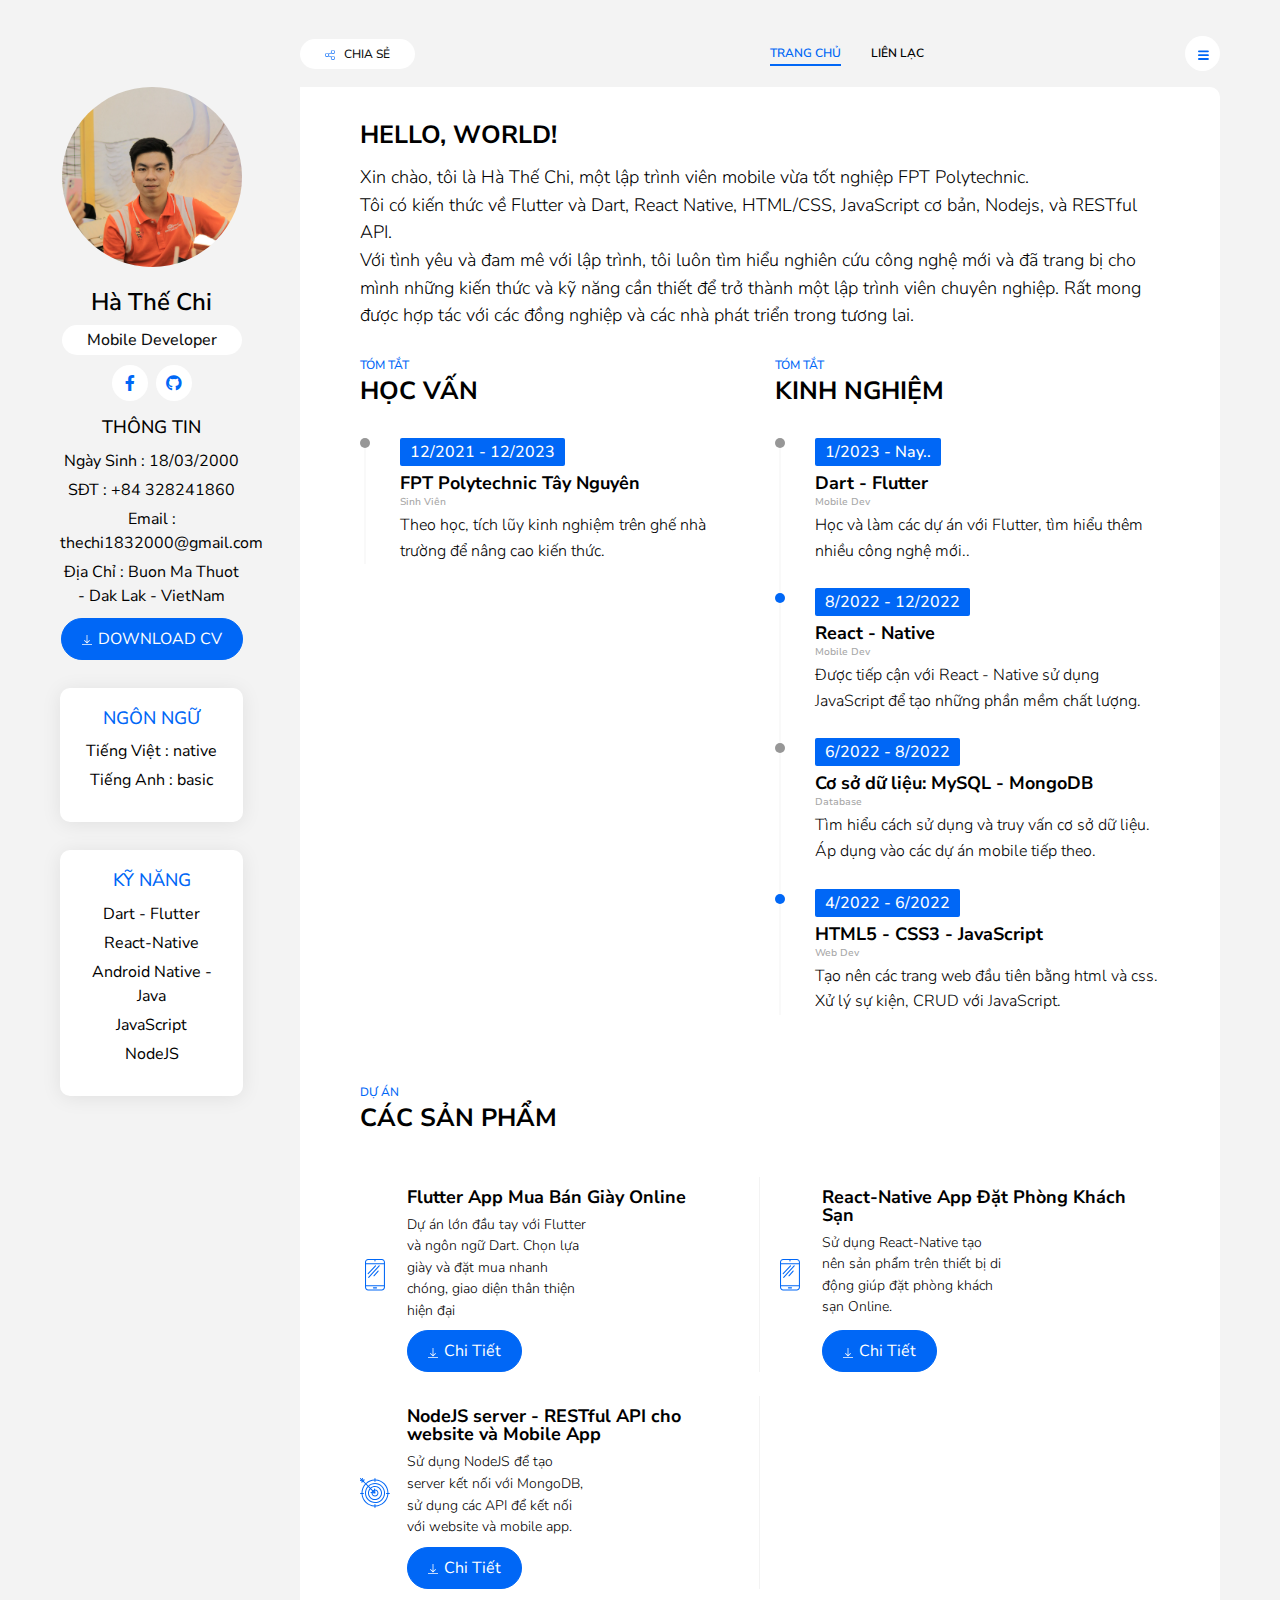
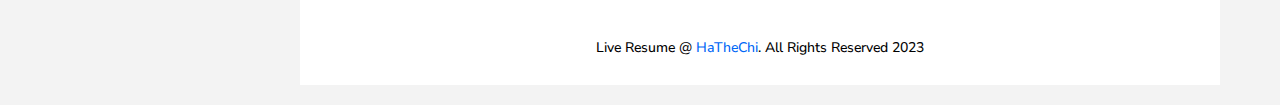
<file: index.html>
<!DOCTYPE html>
<html lang="en">

<head>
    <meta charset="UTF-8">
    <meta name="viewport" content="width=device-width, initial-scale=1.0">
    <meta http-equiv="X-UA-Compatible" content="ie=edge">
    <title>Hà Thế Chi</title>
    <link href="https://fonts.googleapis.com/css?family=Mukta:300,400,500,600,700&display=swap" rel="stylesheet">
    <link rel="preconnect" href="https://fonts.googleapis.com">
    <link rel="preconnect" href="https://fonts.gstatic.com" crossorigin>
    <link rel="preconnect" href="https://fonts.googleapis.com">
    <link rel="preconnect" href="https://fonts.gstatic.com" crossorigin>
    <link href="https://fonts.googleapis.com/css2?family=Nunito+Sans&display=swap" rel="stylesheet">
    <link rel="stylesheet" href="assets/vendors/@fortawesome/fontawesome-free/css/all.min.css">
    <link rel="stylesheet" href="assets/css/live-resume.css">
    <link rel="icon" href="assets/images/003-idea.svg">
</head>

<body>
    <header>
        <button class="btn btn-white btn-share ml-auto mr-3 ml-md-0 mr-md-auto"><img src="assets/images/share.svg"
                alt="share" class="btn-img">
            CHIA SẺ</button>
        <nav class="collapsible-nav" id="collapsible-nav">
            <a href="index.html" class="nav-link active">TRANG CHỦ</a>
            <!-- <a href="resume.html" class="nav-link">RESUME</a>
            <a href="portfolio.html" class="nav-link">PORTFOLIO</a>
            <a href="blog.html" class="nav-link">BLOG</a> -->
            <a href="contact.html" class="nav-link">LIÊN LẠC</a>
        </nav>
        <button class="btn btn-menu-toggle btn-white rounded-circle" data-toggle="collapsible-nav"
            data-target="collapsible-nav"><img src="assets/images/hamburger.svg" alt="hamburger"></button>
    </header>
    <div class="content-wrapper">
        <aside>
            <div class="profile-img-wrapper">
                <img src="assets/images/avatar.png" alt="profile">
            </div>
            <h1 class="profile-name">Hà Thế Chi</h1>
            <div class="text-center">
                <span class="badge badge-white badge-pill profile-designation">Mobile Developer</span>
            </div>
            <nav class="social-links">
                <a href="https://www.facebook.com/ha.t.chi.756" class="social-link"><i
                        class="fab fa-facebook-f"></i></a>
                <a href="https://github.com/hathechi" class="social-link"><i class="fab fa-github"></i></a>

            </nav>
            <div class="widget">
                <h5 class="widget-title">Thông tin</h5>
                <div class="widget-content">
                    <p>Ngày Sinh : 18/03/2000</p>
                    <p>SĐT : +84 328241860</p>
                    <p>Email : thechi1832000@gmail.com</p>
                    <p>Địa Chỉ : Buon Ma Thuot - Dak Lak - VietNam</p>
                    <button class="btn btn-download-cv btn-primary rounded-pill"> <img src="assets/images/download.svg"
                            alt="download" class="btn-img">DOWNLOAD CV </button>
                </div>
            </div>
            <div class="widget card">
                <div class="card-body">
                    <div class="widget-content">
                        <h5 class="widget-title card-title">NGÔN NGỮ</h5>
                        <p>Tiếng Việt : native</p>
                        <p>Tiếng Anh : basic</p>

                    </div>
                </div>
            </div>
            <div class="widget card">
                <div class="card-body">
                    <div class="widget-content">
                        <h5 class="widget-title card-title">KỸ NĂNG</h5>
                        <p>Dart - Flutter</p>
                        <p>React-Native</p>
                        <p>Android Native - Java</p>
                        <p>JavaScript</p>
                        <p>NodeJS</p>
                    </div>
                </div>
            </div>
        </aside>
        <main>
            <section class="intro-section">
                <h2 class="section-title">Hello, World!</h2>
                <p>Xin chào, tôi là Hà Thế Chi, một lập trình viên mobile vừa tốt nghiệp FPT Polytechnic. <br> Tôi có
                    kiến
                    thức về Flutter và Dart, React Native, HTML/CSS,
                    JavaScript cơ bản, Nodejs, và RESTful API. <br>
                    Với tình yêu và đam mê với lập trình, tôi luôn tìm hiểu nghiên
                    cứu công nghệ mới và đã trang bị cho mình những kiến
                    thức và kỹ năng cần thiết để trở thành một lập
                    trình viên chuyên nghiệp. Rất mong được hợp tác với các đồng nghiệp và các nhà phát triển trong
                    tương
                    lai.</p>
                <!-- <p>Hello, I'm Ha The Chi, a mobile programmer who has just graduated from FPT Polytechnic.<br> I have
                    knowledge of Flutter and
                    Dart, React Native, basic HTML/CSS, JavaScript, Node.js, and RESTful API.<br> With a love and
                    passion for programming, I
                    always seek to learn and research new technologies and have equipped myself with the necessary
                    knowledge and skills to
                    become a professional programmer. I look forward to collaborating with colleagues and developers in
                    the future.</p> -->
                <!-- <a href="#!" class="btn btn-primary btn-hire-me">HIRE ME</a>-->
            </section>
            <section class="resume-section">
                <div class="row">
                    <div class="col-lg-6">
                        <h6 class="section-subtitle">TÓM TẮT</h6>
                        <h2 class="section-title">HỌC VẤN</h2>
                        <ul class="time-line">
                            <li class="time-line-item">
                                <span class="badge badge-primary">12/2021 - 12/2023</span>
                                <h6 class="time-line-item-title">FPT Polytechnic Tây Nguyên</h6>
                                <p class="time-line-item-subtitle">Sinh Viên</p>
                                <p class="time-line-item-content">Theo học, tích lũy kinh nghiệm trên ghế nhà trường để
                                    nâng cao kiến thức.</p>
                            </li>
                            <!-- <li class="time-line-item">
                                <span class="badge badge-primary">1995 - 1998</span>
                                <h6 class="time-line-item-title">Studied at Harvard University</h6>
                                <p class="time-line-item-subtitle">UNIVERSITY</p>
                                <p class="time-line-item-content">Mauris magna sapien, pharetra consectetur fringilla
                                    vitae, interdum sed tortor.
                                </p>
                            </li> -->

                        </ul>
                    </div>
                    <!-- <li class="time-line-item">
                        <span class="badge badge-primary">12/2021 - 12/2023</span>
                        <h6 class="time-line-item-title">Mobile App Bán Giày Online</h6>
                        <p class="time-line-item-subtitle">Mobile Dev</p>
                        <p class="time-line-item-content">Dự án lớn đầu tay với Flutter và ngôn ngữ Dart. Chọn
                            lựa giày và đặt mua nhanh chóng, giao diện thân thiện hiện đại</p>
                    </li> -->
                    <div class="col-lg-6">
                        <h6 class="section-subtitle">TÓM TẮT</h6>
                        <h2 class="section-title">kinh nghiệm</h2>
                        <ul class="time-line">
                            <li class="time-line-item">
                                <span class="badge badge-primary">1/2023 - Nay..</span>
                                <h6 class="time-line-item-title">Dart - Flutter</h6>
                                <p class="time-line-item-subtitle">Mobile Dev</p>
                                <p class="time-line-item-content">Học và làm các dự án với Flutter, tìm hiểu thêm nhiều
                                    công nghệ mới..</p>
                            </li>
                            <li class="time-line-item">
                                <span class="badge badge-primary">8/2022 - 12/2022</span>
                                <h6 class="time-line-item-title">React - Native</h6>
                                <p class="time-line-item-subtitle">Mobile Dev</p>
                                <p class="time-line-item-content">Được tiếp cận với React - Native sử dụng JavaScript để
                                    tạo những phần mềm chất lượng.</p>
                            </li>
                            <li class="time-line-item">
                                <span class="badge badge-primary">6/2022 - 8/2022</span>
                                <h6 class="time-line-item-title">Cơ sở dữ liệu: MySQL - MongoDB</h6>
                                <p class="time-line-item-subtitle">Database</p>
                                <p class="time-line-item-content">Tìm hiểu cách sử dụng và truy vấn cơ sở dữ liệu. Áp
                                    dụng vào các dự án mobile tiếp theo.</p>
                            </li>
                            <li class="time-line-item">
                                <span class="badge badge-primary">4/2022 - 6/2022</span>
                                <h6 class="time-line-item-title">HTML5 - CSS3 - JavaScript</h6>
                                <p class="time-line-item-subtitle">Web Dev</p>
                                <p class="time-line-item-content">Tạo nên các trang web đầu tiên bằng html và css. Xử lý
                                    sự kiện, CRUD với JavaScript.
                                </p>
                            </li>

                        </ul>
                    </div>
                </div>
            </section>
            <section class="services-section">
                <h6 class="section-subtitle">DỰ ÁN </h6>
                <h2 class="section-title">Các sản phẩm</h2>
                <div class="row">
                    <div style="position: relative; margin: 12px 0px ;" class="media service-card col-lg-6">
                        <div class="service-icon">
                            <img src="assets/images/004-smartphone.svg" alt="target">
                        </div>
                        <div class="media-body">
                            <h5 class="service-title">Flutter App Mua Bán Giày Online</h5>
                            <p style="margin-bottom: 40px;" class="service-description">Dự án lớn đầu tay với Flutter và
                                ngôn ngữ Dart. Chọn
                                lựa giày và đặt mua nhanh chóng, giao diện thân thiện hiện đại</p>
                            <button style=" position: absolute; bottom: 0;"
                                class="btn btn-download-cv btn-primary rounded-pill"> <img
                                    src="assets/images/download.svg" alt="download" class="btn-img">Chi Tiết</button>
                        </div>

                    </div>
                    <div style="position: relative; margin: 12px 0px " class="media service-card col-lg-6">
                        <div class="service-icon">
                            <img src="assets/images/004-smartphone.svg" alt="bulb">
                        </div>
                        <div class="media-body">
                            <h5 class="service-title">React-Native App Đặt Phòng Khách Sạn</h5>
                            <p class="service-description">Sử dụng React-Native tạo nên sản phẩm trên thiết bị di động
                                giúp đặt phòng khách sạn Online.
                            </p>
                            <button style=" position: absolute; bottom: 0;"
                                class="btn btn-download-cv btn-primary rounded-pill"> <img
                                    src="assets/images/download.svg" alt="download" class="btn-img">Chi Tiết</button>
                        </div>

                    </div>
                    <div style="position: relative; margin: 12px 0px ;" class="media service-card col-lg-6">
                        <div class="service-icon">
                            <img src="assets/images/001-target.svg" alt="target">
                        </div>
                        <div class="media-body">
                            <h5 class="service-title">NodeJS server - RESTful API cho website và Mobile App</h5>
                            <p style="margin-bottom: 40px;" class="service-description">Sử dụng NodeJS để tạo server kết
                                nối với MongoDB, sử dụng các API để kết nối với website và mobile app.</p>
                            <button style=" position: absolute; bottom: 0;"
                                class="btn btn-download-cv btn-primary rounded-pill"> <img
                                    src="assets/images/download.svg" alt="download" class="btn-img">Chi Tiết</button>
                        </div>

                    </div>

                </div>
            </section>
            <!-- <section class="contact-section">
                <h2 class="section-title">GET IN TOUCH</h2>
                <p class="mb-4">If you’d like to talk about a project, our work or anything else then get in touch.</p>

                <div class="contact-cards-wrapper">
                    <div class="contact-card">
                        <h6 class="contact-card-title">CALL US</h6>
                        <p class="contact-card-content">+987 654 3210 , +987 654 3210</p>
                    </div>
                    <div class="contact-card">
                        <h6 class="contact-card-title">Email Us</h6>
                        <p class="contact-card-content">hello@liveresume.com</p>
                    </div>
                </div>

                <form action="#!" class="contact-form">
                    <div class="form-group form-group-name">
                        <label for="name" class="sr-only">Name</label>
                        <input type="text" name="name" id="name" class="form-control" placeholder="NAME">
                    </div>
                    <div class="form-group form-group-email">
                        <label for="email" class="sr-only">Email</label>
                        <input type="email" name="email" id="email" class="form-control" placeholder="EMAIL">
                    </div>
                    <div class="form-group">
                        <label for="message" class="sr-only">Message</label>
                        <textarea name="message" id="message" class="form-control" placeholder="MESSAGE"
                            rows="5"></textarea>
                    </div>
                    <button type="submit" class="btn btn-primary form-submit-btn">SEND MESSAGE</button>
                </form>

            </section> -->
            <!-- <section class="testimonial-section">
                <div id="testimonialCarousel" class="testimonial-carousel carousel slide" data-ride="carousel">
                    <div class="carousel-inner">
                        <div class="carousel-item active">
                            <p class="testimonial-content">Mauris magna sapien, pharetra consectetur fringilla vitae,
                                interdum sed tortor.</p>
                            <img src="assets/images/Profile.png" alt="profile" class="testimonial-img">
                            <p class="testimonial-name">Nout Golstein</p>
                        </div>
                        <div class="carousel-item">
                            <p class="testimonial-content">Mauris magna sapien, pharetra consectetur fringilla vitae,
                                interdum sed tortor.</p>
                            <img src="assets/images/Profile.png" alt="profile" class="testimonial-img">
                            <p class="testimonial-name">Nout Golstein</p>
                        </div>
                        <div class="carousel-item">
                            <p class="testimonial-content">Mauris magna sapien, pharetra consectetur fringilla vitae,
                                interdum sed tortor.</p>
                            <img src="assets/images/Profile.png" alt="profile" class="testimonial-img">
                            <p class="testimonial-name">Nout Golstein</p>
                        </div>
                    </div>
                    <ol class="carousel-indicators">
                        <li data-target="#testimonialCarousel" data-slide-to="0" class="active"></li>
                        <li data-target="#testimonialCarousel" data-slide-to="1"></li>
                        <li data-target="#testimonialCarousel" data-slide-to="2"></li>
                    </ol>
                </div>
            </section> -->

            <footer>Live Resume @ <a href="https://www.bootstrapdash.com" target="_blank"
                    rel="noopener noreferrer">HaTheChi</a>. All Rights Reserved 2023</footer>
        </main>
    </div>
    <script src="assets/vendors/jquery/dist/jquery.min.js"></script>
    <script src="assets/vendors/@popperjs/core/dist/umd/popper-base.min.js"></script>
    <script src="assets/vendors/bootstrap/dist/js/bootstrap.min.js"></script>
    <script src="assets/js/live-resume.js"></script>
</body>

</html>
</file>
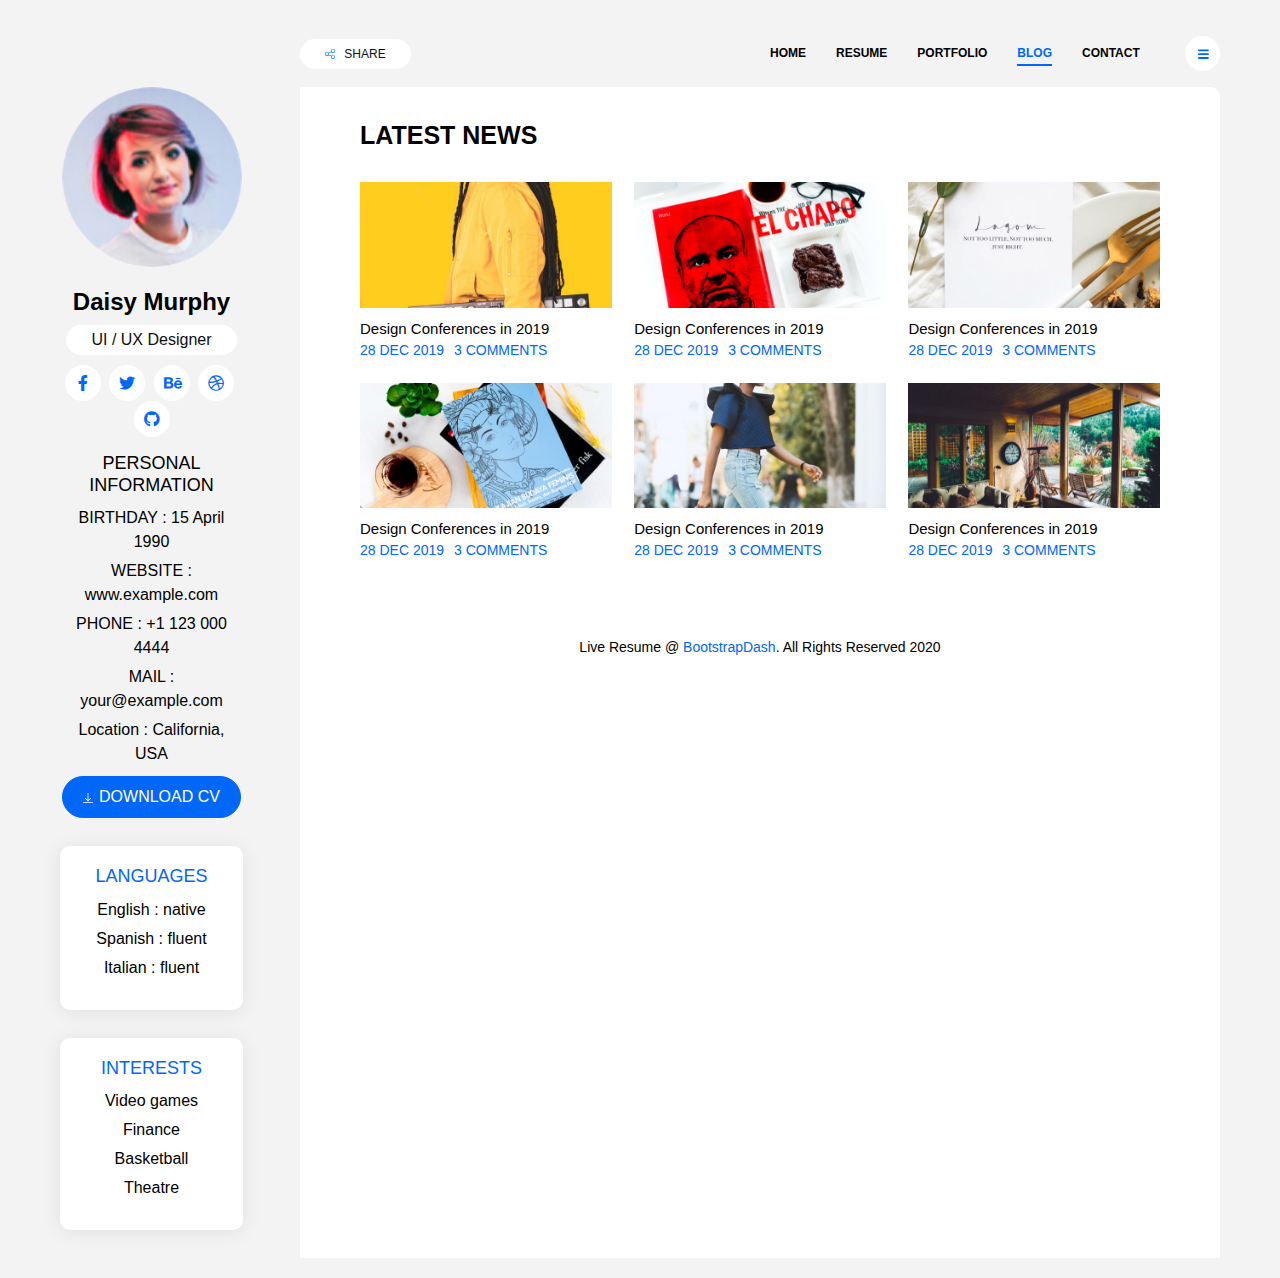
<file: blog.html>
<!DOCTYPE html>
<html lang="en">

<head>
    <meta charset="UTF-8">
    <meta name="viewport" content="width=device-width, initial-scale=1.0">
    <meta http-equiv="X-UA-Compatible" content="ie=edge">
    <title>Live Resume :: Portfolio</title>
    <link href="https://fonts.googleapis.com/css?family=Mukta:300,400,500,600,700&display=swap" rel="stylesheet">
    <link rel="stylesheet" href="assets/vendors/@fortawesome/fontawesome-free/css/all.min.css">
    <link rel="stylesheet" href="assets/css/live-resume.css">
</head>

<body>
    <header>
        <button class="btn btn-white btn-share ml-auto mr-3 ml-md-0 mr-md-auto"><img src="assets/images/share.svg"
                alt="share" class="btn-img">
            SHARE</button>
        <nav class="collapsible-nav" id="collapsible-nav">
            <a href="index.html" class="nav-link">HOME</a>
            <a href="resume.html" class="nav-link">RESUME</a>
            <a href="portfolio.html" class="nav-link">PORTFOLIO</a>
            <a href="blog.html" class="nav-link active">BLOG</a>
            <a href="contact.html" class="nav-link">CONTACT</a>
        </nav>
        <button class="btn btn-menu-toggle btn-white rounded-circle" data-toggle="collapsible-nav"
            data-target="collapsible-nav"><img src="assets/images/hamburger.svg" alt="hamburger"></button>
    </header>
    <div class="content-wrapper">
        <aside>
            <div class="profile-img-wrapper">
                <img src="assets/images/Profile.png" alt="profile">
            </div>
            <h1 class="profile-name">Daisy Murphy</h1>
            <div class="text-center">
                <span class="badge badge-white badge-pill profile-designation">UI / UX Designer</span>
            </div>
            <nav class="social-links">
                <a href="#!" class="social-link"><i class="fab fa-facebook-f"></i></a>
                <a href="#!" class="social-link"><i class="fab fa-twitter"></i></a>
                <a href="#!" class="social-link"><i class="fab fa-behance"></i></a>
                <a href="#!" class="social-link"><i class="fab fa-dribbble"></i></a>
                <a href="#!" class="social-link"><i class="fab fa-github"></i></a>
            </nav>
            <div class="widget">
                <h5 class="widget-title">personal information</h5>
                <div class="widget-content">
                    <p>BIRTHDAY : 15 April 1990</p>
                    <p>WEBSITE : www.example.com</p>
                    <p>PHONE : +1 123 000 4444</p>
                    <p>MAIL : your@example.com</p>
                    <p>Location : California, USA</p>
                    <button class="btn btn-download-cv btn-primary rounded-pill"> <img
                            src="assets/images/download.svg" alt="download" class="btn-img">DOWNLOAD CV </button>
                </div>
            </div>
            <div class="widget card">
                <div class="card-body">
                    <div class="widget-content">
                        <h5 class="widget-title card-title">LANGUAGES</h5>
                        <p>English : native</p>
                        <p>Spanish : fluent</p>
                        <p>Italian : fluent</p>
                    </div>
                </div>
            </div>
            <div class="widget card">
                <div class="card-body">
                    <div class="widget-content">
                        <h5 class="widget-title card-title">INTERESTS</h5>
                        <p>Video games</p>
                        <p>Finance</p>
                        <p>Basketball</p>
                        <p>Theatre</p>
                    </div>
                </div>
            </div>
        </aside>
        <main>
            <section class="blog-section">
                <h2 class="section-title">LATEST NEWS</h2>

                <div class="blog-posts-wrapper">
                    <article class="blog-post">
                        <a href="#!" class="blog-post-link">
                            <img src="assets/images/News_1.jpg" alt="news 1" class="blog-post-thumbnail">
                            <h5 class="blog-post-title">Design Conferences in 2019</h5>

                        </a>
                        <p class="blog-post-meta">
                            <span class="post-published-date">28 DEC 2019</span>
                            <a href="#!" class="post-comments">3 COMMENTS</a>
                        </p>
                    </article>
                    <article class="blog-post">
                        <a href="#!" class="blog-post-link">
                            <img src="assets/images/News_2.jpg" alt="news 2" class="blog-post-thumbnail">
                            <h5 class="blog-post-title">Design Conferences in 2019</h5>
                        </a>
                        <p class="blog-post-meta">
                            <span class="post-published-date">28 DEC 2019</span>
                            <a href="#!" class="post-comments">3 COMMENTS</a>
                        </p>
                    </article>
                    <article class="blog-post">
                        <a href="#!" class="blog-post-link">
                            <img src="assets/images/News_3.jpg" alt="news 3" class="blog-post-thumbnail">
                            <h5 class="blog-post-title">Design Conferences in 2019</h5>
                        </a>
                        <p class="blog-post-meta">
                            <span class="post-published-date">28 DEC 2019</span>
                            <a href="#!" class="post-comments">3 COMMENTS</a>
                        </p>
                    </article>
                    <article class="blog-post">
                        <a href="#!" class="blog-post-link">
                            <img src="assets/images/News_4.jpg" alt="news 4" class="blog-post-thumbnail">
                            <h5 class="blog-post-title">Design Conferences in 2019</h5>
                        </a>
                        <p class="blog-post-meta">
                            <span class="post-published-date">28 DEC 2019</span>
                            <a href="#!" class="post-comments">3 COMMENTS</a>
                        </p>
                    </article>
                    <article class="blog-post">
                        <a href="#!" class="blog-post-link">
                            <img src="assets/images/News_5.jpg" alt="news 5" class="blog-post-thumbnail">
                            <h5 class="blog-post-title">Design Conferences in 2019</h5>
                        </a>
                        <p class="blog-post-meta">
                            <span class="post-published-date">28 DEC 2019</span>
                            <a href="#!" class="post-comments">3 COMMENTS</a>
                        </p>
                    </article>
                    <article class="blog-post">
                        <a href="#!" class="blog-post-link">
                            <img src="assets/images/News_6.jpg" alt="news 6" class="blog-post-thumbnail">
                            <h5 class="blog-post-title">Design Conferences in 2019</h5>
                        </a>
                        <p class="blog-post-meta">
                            <span class="post-published-date">28 DEC 2019</span>
                            <a href="#!" class="post-comments">3 COMMENTS</a>
                        </p>
                    </article>
                </div>
            </section>
            <footer>Live Resume @ <a href="https://www.bootstrapdash.com" target="_blank" rel="noopener noreferrer">BootstrapDash</a>. All Rights Reserved 2020</footer>
        </main>
    </div>
    <script src="assets/vendors/jquery/dist/jquery.min.js"></script>
    <script src="assets/vendors/@popperjs/core/dist/umd/popper-base.min.js"></script>
    <script src="assets/vendors/bootstrap/dist/js/bootstrap.min.js"></script>
    <script src="assets/vendors/entry/jq.entry.min.js"></script>
    <script src="assets/js/live-resume.js"></script>
</body>

</html>
</file>
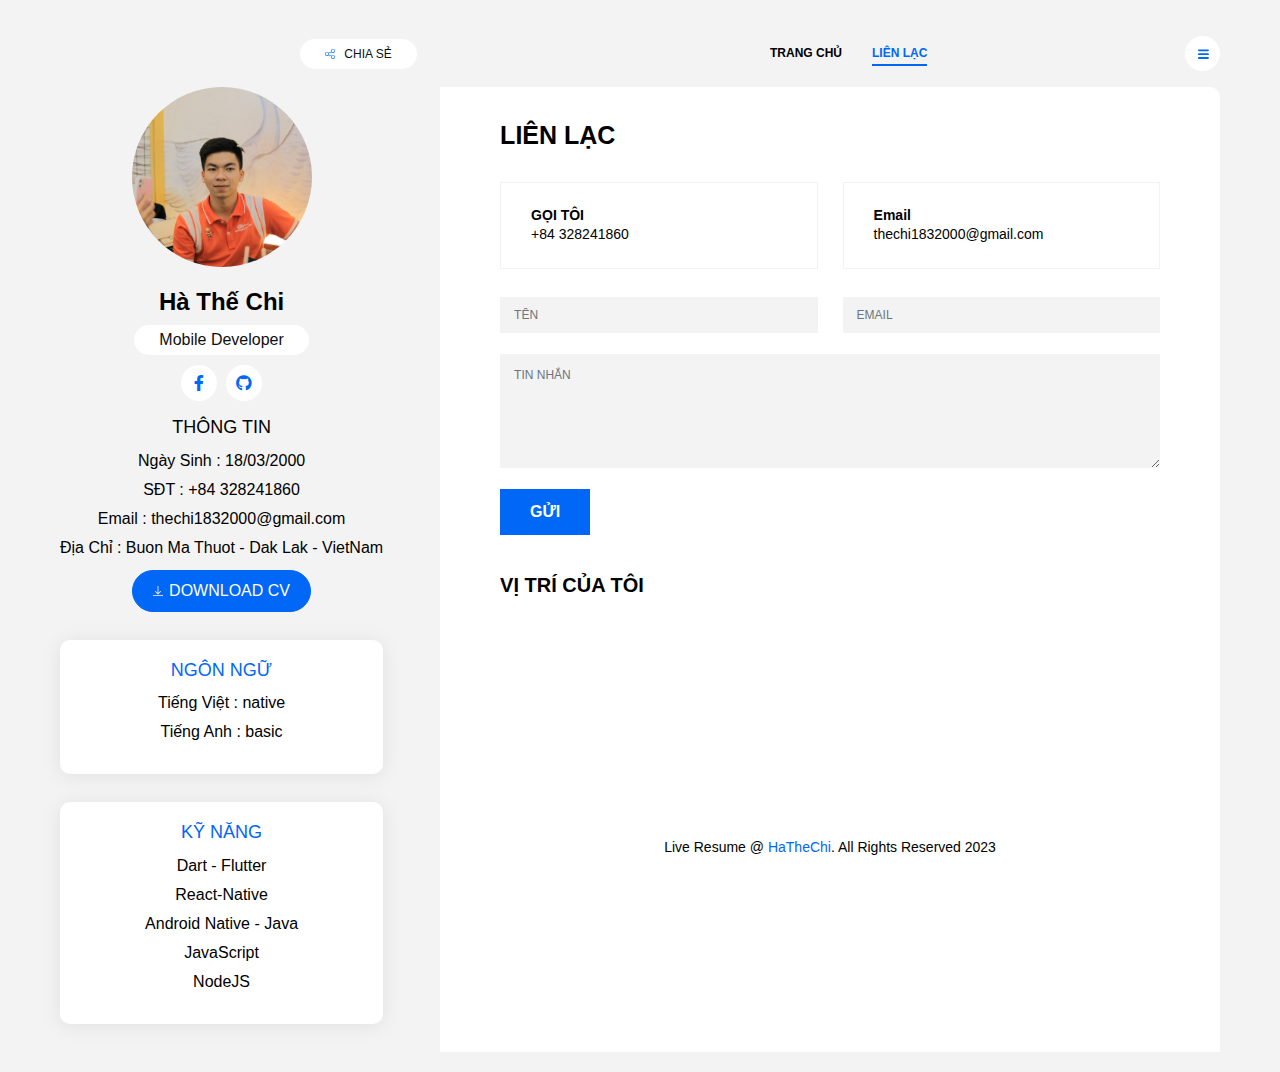
<file: contact.html>
<!DOCTYPE html>
<html lang="en">

<head>
    <meta charset="UTF-8">
    <meta name="viewport" content="width=device-width, initial-scale=1.0">
    <meta http-equiv="X-UA-Compatible" content="ie=edge">
    <title>Hà Thế Chi</title>
    <link rel="icon" href="assets/images/003-idea.svg">
    <link href="https://fonts.googleapis.com/css?family=Mukta:300,400,500,600,700&display=swap" rel="stylesheet">
    <link rel="stylesheet" href="assets/vendors/@fortawesome/fontawesome-free/css/all.min.css">
    <link rel="stylesheet" href="assets/css/live-resume.css">
</head>

<body>
    <header>
        <button class="btn btn-white btn-share ml-auto mr-3 ml-md-0 mr-md-auto"><img src="assets/images/share.svg"
                alt="share" class="btn-img">
            CHIA SẺ</button>
        <nav class="collapsible-nav" id="collapsible-nav">
            <a href="index.html" class="nav-link">TRANG CHỦ</a>
            <!-- <a href="resume.html" class="nav-link">RESUME</a>
            <a href="portfolio.html" class="nav-link">PORTFOLIO</a>
            <a href="blog.html" class="nav-link">BLOG</a> -->
            <a href="contact.html" class="nav-link active">LIÊN LẠC</a>
        </nav>
        <button class="btn btn-menu-toggle btn-white rounded-circle" data-toggle="collapsible-nav"
            data-target="collapsible-nav"><img src="assets/images/hamburger.svg" alt="hamburger"></button>
    </header>
    <div class="content-wrapper">
        <aside>
            <div class="profile-img-wrapper">
                <img src="assets/images/avatar.png" alt="profile">
            </div>
            <h1 class="profile-name">Hà Thế Chi</h1>
            <div class="text-center">
                <span class="badge badge-white badge-pill profile-designation">Mobile Developer</span>
            </div>
            <nav class="social-links">
                <a href="https://www.facebook.com/ha.t.chi.756" class="social-link"><i
                        class="fab fa-facebook-f"></i></a>
                <a href="https://github.com/hathechi" class="social-link"><i class="fab fa-github"></i></a>

            </nav>
            <div class="widget">
                <h5 class="widget-title">Thông tin</h5>
                <div class="widget-content">
                    <p>Ngày Sinh : 18/03/2000</p>
                    <p>SĐT : +84 328241860</p>
                    <p>Email : thechi1832000@gmail.com</p>
                    <p>Địa Chỉ : Buon Ma Thuot - Dak Lak - VietNam</p>
                    <button class="btn btn-download-cv btn-primary rounded-pill"> <img src="assets/images/download.svg"
                            alt="download" class="btn-img">DOWNLOAD CV </button>
                </div>
            </div>
            <div class="widget card">
                <div class="card-body">
                    <div class="widget-content">
                        <h5 class="widget-title card-title">NGÔN NGỮ</h5>
                        <p>Tiếng Việt : native</p>
                        <p>Tiếng Anh : basic</p>

                    </div>
                </div>
            </div>
            <div class="widget card">
                <div class="card-body">
                    <div class="widget-content">
                        <h5 class="widget-title card-title">KỸ NĂNG</h5>
                        <p>Dart - Flutter</p>
                        <p>React-Native</p>
                        <p>Android Native - Java</p>
                        <p>JavaScript</p>
                        <p>NodeJS</p>
                    </div>
                </div>
            </div>
        </aside>
        <main>
            <section class="contact-section">
                <h2 class="section-title">LIÊN LẠC</h2>
                <div class="contact-cards-wrapper">
                    <div class="contact-card">
                        <h6 class="contact-card-title">GỌI TÔI</h6>
                        <p class="contact-card-content">+84 328241860</p>
                    </div>
                    <div class="contact-card">
                        <h6 class="contact-card-title">Email</h6>
                        <p class="contact-card-content">thechi1832000@gmail.com</p>
                    </div>
                </div>

                <form action="#!" class="contact-form">
                    <div class="form-group form-group-name">
                        <label for="name" class="sr-only">Tên</label>
                        <input type="text" name="name" id="name" class="form-control" placeholder="TÊN">
                    </div>
                    <div class="form-group form-group-email">
                        <label for="email" class="sr-only">Email</label>
                        <input type="email" name="email" id="email" class="form-control" placeholder="EMAIL">
                    </div>
                    <div class="form-group">
                        <label for="message" class="sr-only">Tin Nhắn</label>
                        <textarea name="message" id="message" class="form-control" placeholder="TIN NHẮN"
                            rows="5"></textarea>
                    </div>
                    <button type="submit" class="btn btn-primary form-submit-btn">GỬI</button>
                </form>

            </section>
            <section class="location-section">
                <h5 class="section-title">Vị Trí Của Tôi</h5>

                <div class="map-wrapper embed-responsive embed-responsive-16by9">
                    <iframe
                        src="https://www.google.com/maps/embed?pb=!1m10!1m8!1m3!1d7784.182964691186!2d108.06601909999999!3d12.7074518!3m2!1i1024!2i768!4f13.1!5e0!3m2!1svi!2s!4v1683882025059!5m2!1svi!2s"
                        width="600" height="450" style="border:0;" allowfullscreen="" loading="lazy"
                        referrerpolicy="no-referrer-when-downgrade"></iframe>
                </div>
            </section>
            <footer>Live Resume @ <a href="https://www.bootstrapdash.com" target="_blank"
                    rel="noopener noreferrer">HaTheChi</a>. All Rights Reserved 2023</footer>
        </main>
    </div>
    <script src="assets/vendors/jquery/dist/jquery.min.js"></script>
    <script src="assets/vendors/@popperjs/core/dist/umd/popper-base.min.js"></script>
    <script src="assets/vendors/bootstrap/dist/js/bootstrap.min.js"></script>
    <script src="assets/vendors/entry/jq.entry.min.js"></script>
    <script src="assets/js/live-resume.js"></script>
</body>

</html>
</file>
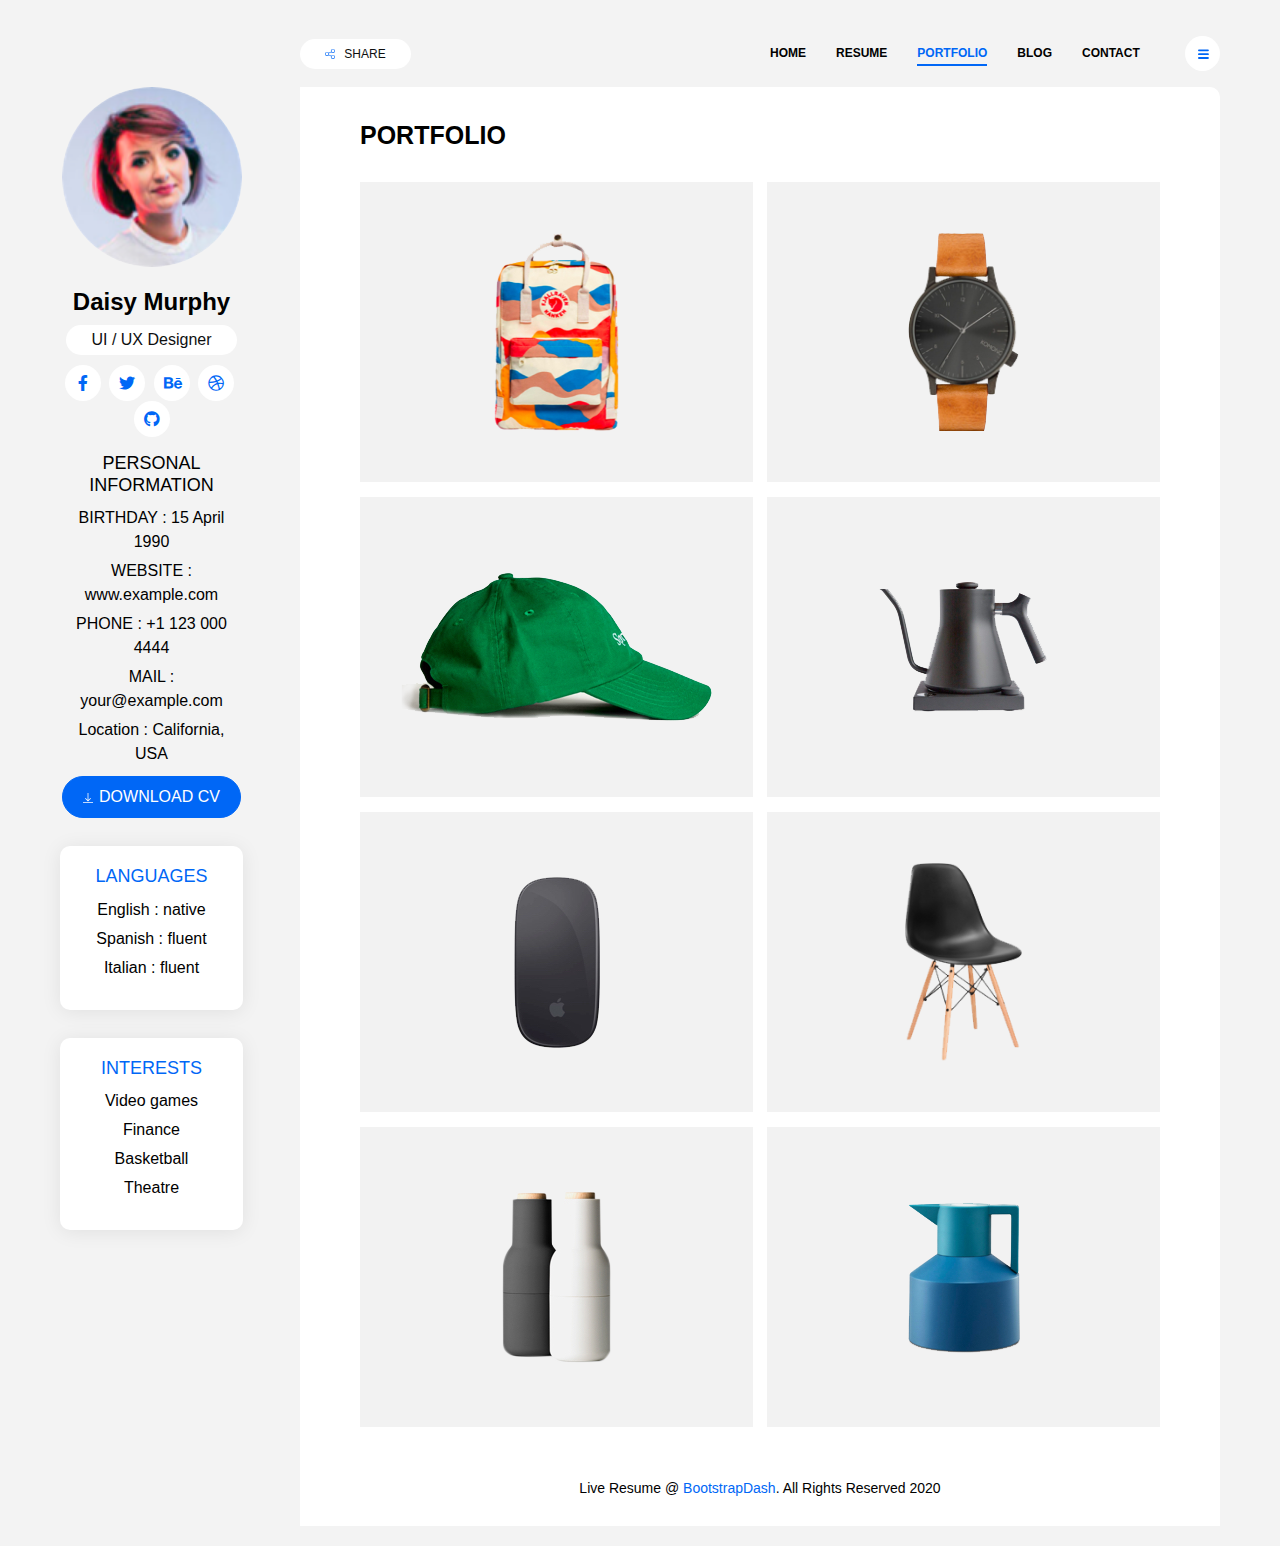
<file: portfolio.html>
<!DOCTYPE html>
<html lang="en">

<head>
    <meta charset="UTF-8">
    <meta name="viewport" content="width=device-width, initial-scale=1.0">
    <meta http-equiv="X-UA-Compatible" content="ie=edge">
    <title>Live Resume :: Portfolio</title>
    <link href="https://fonts.googleapis.com/css?family=Mukta:300,400,500,600,700&display=swap" rel="stylesheet">
    <link rel="stylesheet" href="assets/vendors/@fortawesome/fontawesome-free/css/all.min.css">
    <link rel="stylesheet" href="assets/css/live-resume.css">
</head>

<body>
    <header>
        <button class="btn btn-white btn-share ml-auto mr-3 ml-md-0 mr-md-auto"><img src="assets/images/share.svg" alt="share" class="btn-img">
            SHARE</button>
        <nav class="collapsible-nav" id="collapsible-nav">
            <a href="index.html" class="nav-link">HOME</a>
            <a href="resume.html" class="nav-link">RESUME</a>
            <a href="portfolio.html" class="nav-link active">PORTFOLIO</a>
            <a href="blog.html" class="nav-link">BLOG</a>
            <a href="contact.html" class="nav-link">CONTACT</a>
        </nav>
        <button class="btn btn-menu-toggle btn-white rounded-circle" data-toggle="collapsible-nav"
            data-target="collapsible-nav"><img src="assets/images/hamburger.svg" alt="hamburger"></button>
    </header>
    <div class="content-wrapper">
        <aside>
            <div class="profile-img-wrapper">
                <img src="assets/images/Profile.png" alt="profile">
            </div>
            <h1 class="profile-name">Daisy Murphy</h1>
            <div class="text-center">
                <span class="badge badge-white badge-pill profile-designation">UI / UX Designer</span>
            </div>
            <nav class="social-links">
                <a href="#!" class="social-link"><i class="fab fa-facebook-f"></i></a>
                <a href="#!" class="social-link"><i class="fab fa-twitter"></i></a>
                <a href="#!" class="social-link"><i class="fab fa-behance"></i></a>
                <a href="#!" class="social-link"><i class="fab fa-dribbble"></i></a>
                <a href="#!" class="social-link"><i class="fab fa-github"></i></a>
            </nav>
            <div class="widget">
                <h5 class="widget-title">personal information</h5>
                <div class="widget-content">
                    <p>BIRTHDAY : 15 April 1990</p>
                    <p>WEBSITE : www.example.com</p>
                    <p>PHONE : +1 123 000 4444</p>
                    <p>MAIL : your@example.com</p>
                    <p>Location : California, USA</p>
                    <button class="btn btn-download-cv btn-primary rounded-pill"> <img src="assets/images/download.svg" alt="download"
                        class="btn-img">DOWNLOAD CV </button>
                </div>
            </div>
            <div class="widget card">
                <div class="card-body">
                    <div class="widget-content">
                        <h5 class="widget-title card-title">LANGUAGES</h5>
                        <p>English : native</p>
                        <p>Spanish : fluent</p>
                        <p>Italian : fluent</p>
                    </div>
                </div>
            </div>
            <div class="widget card">
                <div class="card-body">
                    <div class="widget-content">
                        <h5 class="widget-title card-title">INTERESTS</h5>
                        <p>Video games</p>
                        <p>Finance</p>
                        <p>Basketball</p>
                        <p>Theatre</p>
                    </div>
                </div>
            </div>
        </aside>
        <main>
            <section class="portfolio-section">
                <h2 class="section-title">PORTFOLIO</h2>
                
                <div class="portfolio-wrapper">
                    <figure class="portfolio-item hover-box">
                        <img src="assets/images/img_1.png" alt="project" class="portfolio-item-img">
                        <figcaption class="portfolio-item-details overlay">
                            <h5 class="portfolio-item-title">PROJECT 01</h5>
                            <p class="portfolio-item-description">Branding, Photography</p>
                        </figcaption>
                    </figure>
                    <figure class="portfolio-item hover-box">
                        <img src="assets/images/img_2.png" alt="project" class="portfolio-item-img">
                        <figcaption class="portfolio-item-details overlay">
                            <h5 class="portfolio-item-title">PROJECT 02</h5>
                            <p class="portfolio-item-description">Branding, Photography</p>
                        </figcaption>
                    </figure>
                    <figure class="portfolio-item hover-box">
                        <img src="assets/images/img_3.png" alt="project" class="portfolio-item-img">
                        <figcaption class="portfolio-item-details overlay">
                            <h5 class="portfolio-item-title">PROJECT 03</h5>
                            <p class="portfolio-item-description">Branding, Photography</p>
                        </figcaption>
                    </figure>
                    <figure class="portfolio-item hover-box">
                        <img src="assets/images/img_4.png" alt="project" class="portfolio-item-img">
                        <figcaption class="portfolio-item-details overlay">
                            <h5 class="portfolio-item-title">PROJECT 04</h5>
                            <p class="portfolio-item-description">Branding, Photography</p>
                        </figcaption>
                    </figure>
                    <figure class="portfolio-item hover-box">
                        <img src="assets/images/img_5.png" alt="project" class="portfolio-item-img">
                        <figcaption class="portfolio-item-details overlay">
                            <h5 class="portfolio-item-title">PROJECT 05</h5>
                            <p class="portfolio-item-description">Branding, Photography</p>
                        </figcaption>
                    </figure>
                    <figure class="portfolio-item hover-box">
                        <img src="assets/images/img_6.png" alt="project" class="portfolio-item-img">
                        <figcaption class="portfolio-item-details overlay">
                            <h5 class="portfolio-item-title">PROJECT 06</h5>
                            <p class="portfolio-item-description">Branding, Photography</p>
                        </figcaption>
                    </figure>
                    <figure class="portfolio-item hover-box">
                        <img src="assets/images/img_7.png" alt="project" class="portfolio-item-img">
                        <figcaption class="portfolio-item-details overlay">
                            <h5 class="portfolio-item-title">PROJECT 07</h5>
                            <p class="portfolio-item-description">Branding, Photography</p>
                        </figcaption>
                    </figure>
                    <figure class="portfolio-item hover-box">
                        <img src="assets/images/img_8.png" alt="project" class="portfolio-item-img">
                        <figcaption class="portfolio-item-details overlay">
                            <h5 class="portfolio-item-title">PROJECT 08</h5>
                            <p class="portfolio-item-description">Branding, Photography</p>
                        </figcaption>
                    </figure>
                </div>

            </section>
            <footer>Live Resume @ <a href="https://www.bootstrapdash.com" target="_blank" rel="noopener noreferrer">BootstrapDash</a>. All Rights Reserved 2020</footer>
        </main>
    </div>
    <script src="assets/vendors/jquery/dist/jquery.min.js"></script>
    <script src="assets/vendors/@popperjs/core/dist/umd/popper-base.min.js"></script>
    <script src="assets/vendors/bootstrap/dist/js/bootstrap.min.js"></script>
    <script src="assets/vendors/entry/jq.entry.min.js"></script>
    <script src="assets/js/live-resume.js"></script>
</body>

</html>
</file>
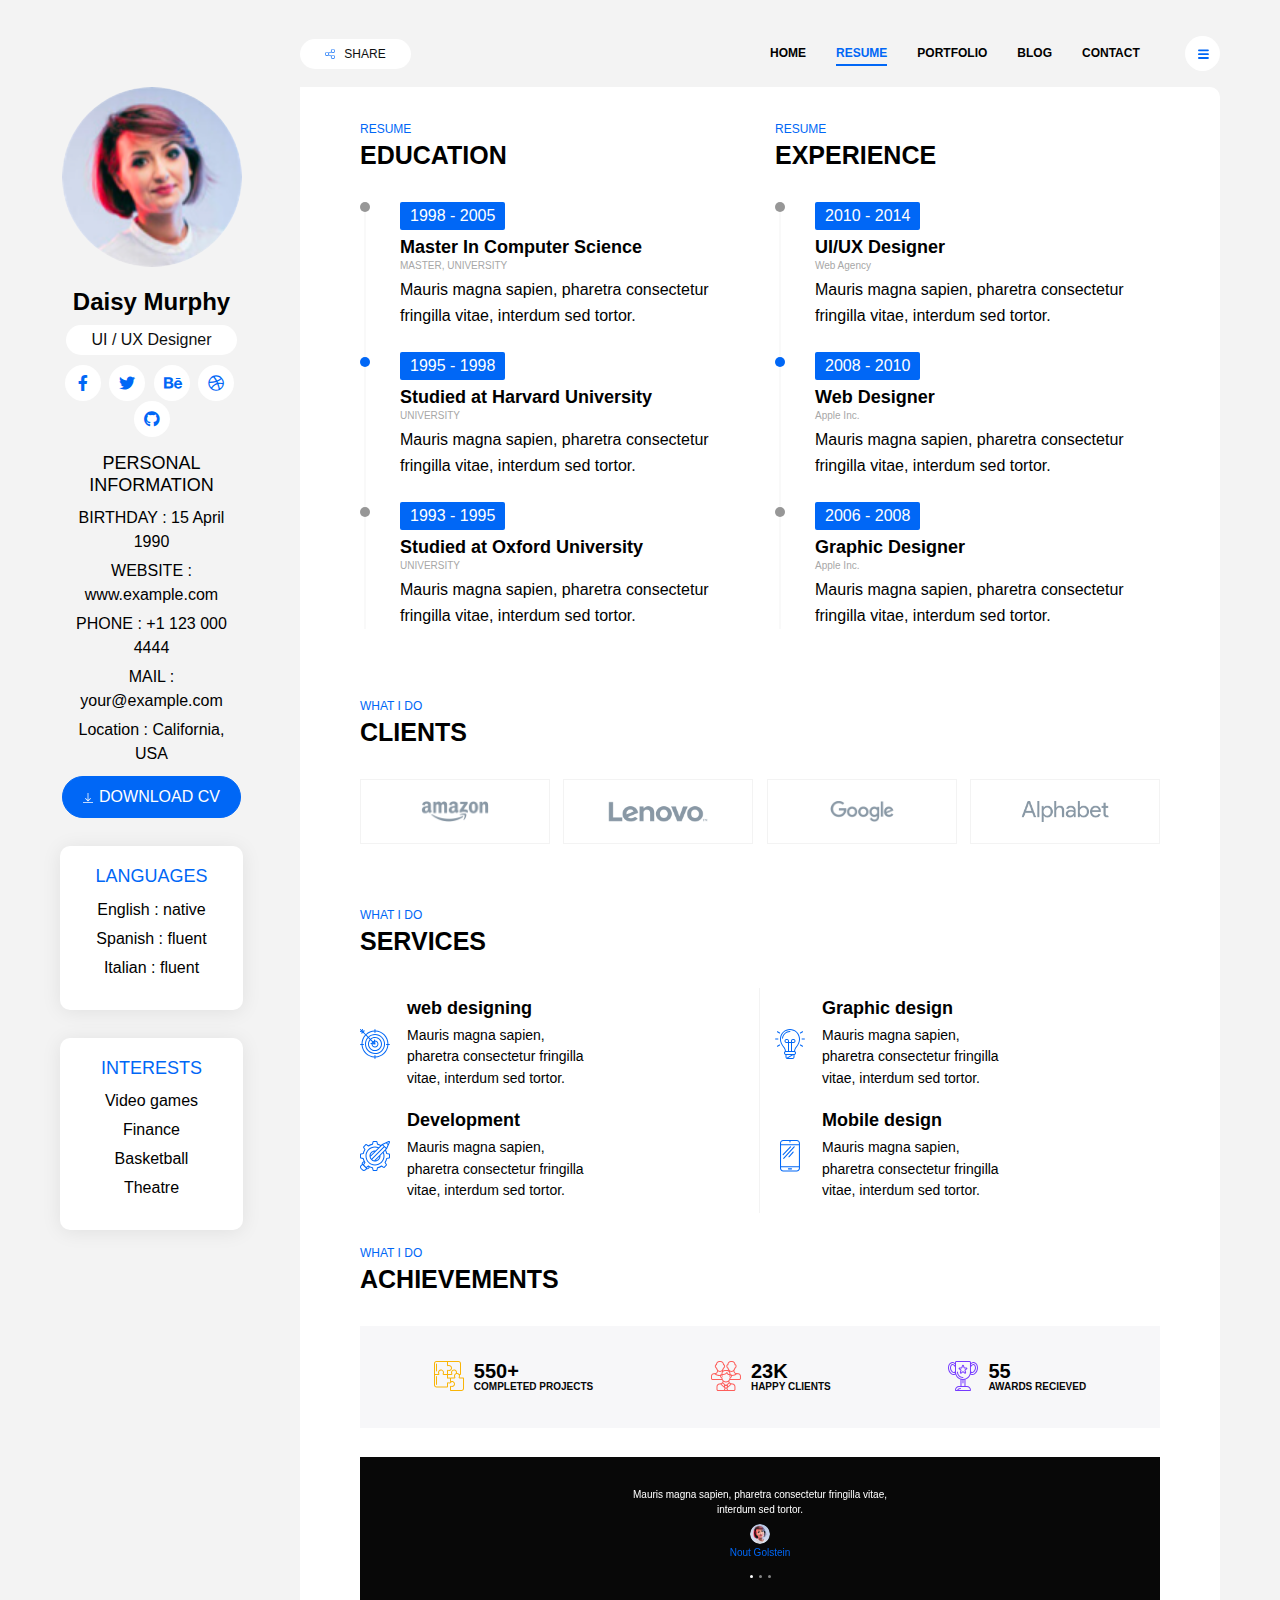
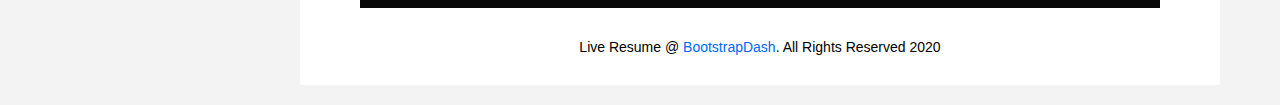
<file: resume.html>
<!DOCTYPE html>
<html lang="en">

<head>
    <meta charset="UTF-8">
    <meta name="viewport" content="width=device-width, initial-scale=1.0">
    <meta http-equiv="X-UA-Compatible" content="ie=edge">
    <title>Live Resume :: Resume</title>
    <link href="https://fonts.googleapis.com/css?family=Mukta:300,400,500,600,700&display=swap" rel="stylesheet">
    <link rel="stylesheet" href="assets/vendors/@fortawesome/fontawesome-free/css/all.min.css">
    <link rel="stylesheet" href="assets/css/live-resume.css">
</head>

<body>
    <header>
        <button class="btn btn-white btn-share ml-auto mr-3 ml-md-0 mr-md-auto"><img src="assets/images/share.svg" alt="share" class="btn-img">
            SHARE</button>
        <nav class="collapsible-nav" id="collapsible-nav">
            <a href="index.html" class="nav-link">HOME</a>
            <a href="resume.html" class="nav-link active">RESUME</a>
            <a href="portfolio.html" class="nav-link">PORTFOLIO</a>
            <a href="blog.html" class="nav-link">BLOG</a>
            <a href="contact.html" class="nav-link">CONTACT</a>
        </nav>
        <button class="btn btn-menu-toggle btn-white rounded-circle" data-toggle="collapsible-nav"
            data-target="collapsible-nav"><img src="assets/images/hamburger.svg" alt="hamburger"></button>
    </header>
    <div class="content-wrapper">
        <aside>
            <div class="profile-img-wrapper">
                <img src="assets/images/Profile.png" alt="profile">
            </div>
            <h1 class="profile-name">Daisy Murphy</h1>
            <div class="text-center">
                <span class="badge badge-white badge-pill profile-designation">UI / UX Designer</span>
            </div>
            <nav class="social-links">
                <a href="#!" class="social-link"><i class="fab fa-facebook-f"></i></a>
                <a href="#!" class="social-link"><i class="fab fa-twitter"></i></a>
                <a href="#!" class="social-link"><i class="fab fa-behance"></i></a>
                <a href="#!" class="social-link"><i class="fab fa-dribbble"></i></a>
                <a href="#!" class="social-link"><i class="fab fa-github"></i></a>
            </nav>
            <div class="widget">
                <h5 class="widget-title">personal information</h5>
                <div class="widget-content">
                    <p>BIRTHDAY : 15 April 1990</p>
                    <p>WEBSITE : www.example.com</p>
                    <p>PHONE : +1 123 000 4444</p>
                    <p>MAIL : your@example.com</p>
                    <p>Location : California, USA</p>
                    <button class="btn btn-download-cv btn-primary rounded-pill"> <img src="assets/images/download.svg" alt="download"
                        class="btn-img">DOWNLOAD CV </button>
                </div>
            </div>
            <div class="widget card">
                <div class="card-body">
                    <div class="widget-content">
                        <h5 class="widget-title card-title">LANGUAGES</h5>
                        <p>English : native</p>
                        <p>Spanish : fluent</p>
                        <p>Italian : fluent</p>
                    </div>
                </div>
            </div>
            <div class="widget card">
                <div class="card-body">
                    <div class="widget-content">
                        <h5 class="widget-title card-title">INTERESTS</h5>
                        <p>Video games</p>
                        <p>Finance</p>
                        <p>Basketball</p>
                        <p>Theatre</p>
                    </div>
                </div>
            </div>
        </aside>
        <main>
            <section class="resume-section">
                <div class="row">
                    <div class="col-lg-6">
                        <h6 class="section-subtitle">RESUME</h6>
                        <h2 class="section-title">EDUCATION</h2>
                        <ul class="time-line">
                            <li class="time-line-item">
                                <span class="badge badge-primary">1998 - 2005</span>
                                <h6 class="time-line-item-title">Master In Computer Science</h6>
                                <p class="time-line-item-subtitle">MASTER, UNIVERSITY</p>
                                <p class="time-line-item-content">Mauris magna sapien, pharetra consectetur fringilla
                                    vitae, interdum sed tortor.</p>
                            </li>
                            <li class="time-line-item">
                                <span class="badge badge-primary">1995 - 1998</span>
                                <h6 class="time-line-item-title">Studied at Harvard University</h6>
                                <p class="time-line-item-subtitle">UNIVERSITY</p>
                                <p class="time-line-item-content">Mauris magna sapien, pharetra consectetur fringilla
                                    vitae, interdum sed tortor.
                                </p>
                            </li>
                            <li class="time-line-item">
                                <span class="badge badge-primary">1993 - 1995</span>
                                <h6 class="time-line-item-title">Studied at Oxford University</h6>
                                <p class="time-line-item-subtitle">UNIVERSITY</p>
                                <p class="time-line-item-content">Mauris magna sapien, pharetra consectetur fringilla
                                    vitae, interdum sed tortor.
                                </p>
                            </li>
                        </ul>
                    </div>
                    <div class="col-lg-6">
                        <h6 class="section-subtitle">RESUME</h6>
                        <h2 class="section-title">Experience</h2>
                        <ul class="time-line">
                            <li class="time-line-item">
                                <span class="badge badge-primary">2010 - 2014</span>
                                <h6 class="time-line-item-title">UI/UX Designer</h6>
                                <p class="time-line-item-subtitle">Web Agency</p>
                                <p class="time-line-item-content">Mauris magna sapien, pharetra consectetur fringilla
                                    vitae, interdum sed
                                    tortor.</p>
                            </li>
                            <li class="time-line-item">
                                <span class="badge badge-primary">2008 - 2010</span>
                                <h6 class="time-line-item-title">Web Designer</h6>
                                <p class="time-line-item-subtitle">Apple Inc.</p>
                                <p class="time-line-item-content">Mauris magna sapien, pharetra consectetur fringilla
                                    vitae, interdum sed
                                    tortor.
                                </p>
                            </li>
                            <li class="time-line-item">
                                <span class="badge badge-primary">2006 - 2008</span>
                                <h6 class="time-line-item-title">Graphic Designer</h6>
                                <p class="time-line-item-subtitle">Apple Inc.</p>
                                <p class="time-line-item-content">Mauris magna sapien, pharetra consectetur fringilla
                                    vitae, interdum sed
                                    tortor.
                                </p>
                            </li>
                        </ul>
                    </div>
                </div>
            </section>
            <section class="clients-section">
                <h6 class="section-subtitle">WHAT I DO</h6>
                <h2 class="section-title">CLIENTS</h2>
                <div class="client-logos-wrapper">
                    <div class="client-logo"><img src="assets/images/Clients_1.svg" alt="logo" class="w-100"></div>
                    <div class="client-logo"><img src="assets/images/Clients_2.svg" alt="logo" class="w-100"></div>
                    <div class="client-logo"><img src="assets/images/Clients_3.svg" alt="logo" class="w-100"></div>
                    <div class="client-logo"><img src="assets/images/Clients_4.svg" alt="logo" class="w-100"></div>
                </div>
            </section>
            <section class="services-section">
                <h6 class="section-subtitle">WHAT I DO</h6>
                <h2 class="section-title">SERVICES</h2>
                <div class="row">
                    <div class="media service-card col-lg-6">
                        <div class="service-icon">
                            <img src="assets/images/001-target.svg" alt="target">
                        </div>
                        <div class="media-body">
                            <h5 class="service-title">web designing</h5>
                            <p class="service-description">Mauris magna sapien, pharetra consectetur fringilla vitae, interdum sed
                                tortor.</p>
                        </div>
                    </div>
                    <div class="media service-card col-lg-6">
                        <div class="service-icon">
                            <img src="assets/images/003-idea.svg" alt="bulb">
                        </div>
                        <div class="media-body">
                            <h5 class="service-title">Graphic design</h5>
                            <p class="service-description">Mauris magna sapien, pharetra consectetur fringilla vitae, interdum sed
                                tortor.
                            </p>
                        </div>
                    </div>
                    <div class="media service-card col-lg-6">
                        <div class="service-icon">
                            <img src="assets/images/002-development.svg" alt="development">
                        </div>
                        <div class="media-body">
                            <h5 class="service-title">Development</h5>
                            <p class="service-description">Mauris magna sapien, pharetra consectetur fringilla vitae, interdum sed
                                tortor.
                            </p>
                        </div>
                    </div>
                    <div class="media service-card col-lg-6">
                        <div class="service-icon">
                            <img src="assets/images/004-smartphone.svg" alt="smartphone">
                        </div>
                        <div class="media-body">
                            <h5 class="service-title">Mobile design</h5>
                            <p class="service-description">Mauris magna sapien, pharetra consectetur fringilla vitae, interdum sed
                                tortor.
                            </p>
                        </div>
                    </div>
                </div>
            </section>
            <section class="achievements-section">
                <h6 class="section-subtitle">WHAT I DO</h6>
                <h2 class="section-title">ACHIEVEMENTS</h2>
                <div class="achievement-cards-wrapper">
                    <div class="media achievement-card">
                        <img src="assets/images/puzzle.svg" alt="puzzle" class="achievement-card-icon">
                        <div class="media-body">
                            <h4 class="achievement-card-title">550+</h4>
                            <p class="achievement-card-description">COMPLETED PROJECTS</p>
                        </div>
                    </div>
                    <div class="media achievement-card">
                        <img src="assets/images/team.svg" alt="puzzle" class="achievement-card-icon">
                        <div class="media-body">
                            <h4 class="achievement-card-title">23K</h4>
                            <p class="achievement-card-description">HAPPY CLIENTS</p>
                        </div>
                    </div>
                    <div class="media achievement-card">
                        <img src="assets/images/trophy.svg" alt="puzzle" class="achievement-card-icon">
                        <div class="media-body">
                            <h4 class="achievement-card-title">55</h4>
                            <p class="achievement-card-description">AWARDS RECIEVED</p>
                        </div>
                    </div>
                </div>
            </section>
            <section class="testimonial-section">
                <div id="testimonialCarousel" class="testimonial-carousel carousel slide" data-ride="carousel">
                    <div class="carousel-inner">
                        <div class="carousel-item active">
                            <p class="testimonial-content">Mauris magna sapien, pharetra consectetur fringilla vitae,
                                interdum sed tortor.</p>
                            <img src="assets/images/Profile.png" alt="profile" class="testimonial-img">
                            <p class="testimonial-name">Nout Golstein</p>
                        </div>
                        <div class="carousel-item">
                            <p class="testimonial-content">Mauris magna sapien, pharetra consectetur fringilla vitae,
                                interdum sed tortor.</p>
                            <img src="assets/images/Profile.png" alt="profile" class="testimonial-img">
                            <p class="testimonial-name">Nout Golstein</p>
                        </div>
                        <div class="carousel-item">
                            <p class="testimonial-content">Mauris magna sapien, pharetra consectetur fringilla vitae,
                                interdum sed tortor.</p>
                            <img src="assets/images/Profile.png" alt="profile" class="testimonial-img">
                            <p class="testimonial-name">Nout Golstein</p>
                        </div>
                    </div>
                    <ol class="carousel-indicators">
                        <li data-target="#testimonialCarousel" data-slide-to="0" class="active"></li>
                        <li data-target="#testimonialCarousel" data-slide-to="1"></li>
                        <li data-target="#testimonialCarousel" data-slide-to="2"></li>
                    </ol>
                </div>
            </section>

            <footer>Live Resume @ <a href="https://www.bootstrapdash.com" target="_blank" rel="noopener noreferrer">BootstrapDash</a>. All Rights Reserved 2020</footer>
        </main>
    </div>
    <script src="assets/vendors/jquery/dist/jquery.min.js"></script>
    <script src="assets/vendors/@popperjs/core/dist/umd/popper-base.min.js"></script>
    <script src="assets/vendors/bootstrap/dist/js/bootstrap.min.js"></script>
    <script src="assets/js/live-resume.js"></script>
</body>

</html>
</file>
